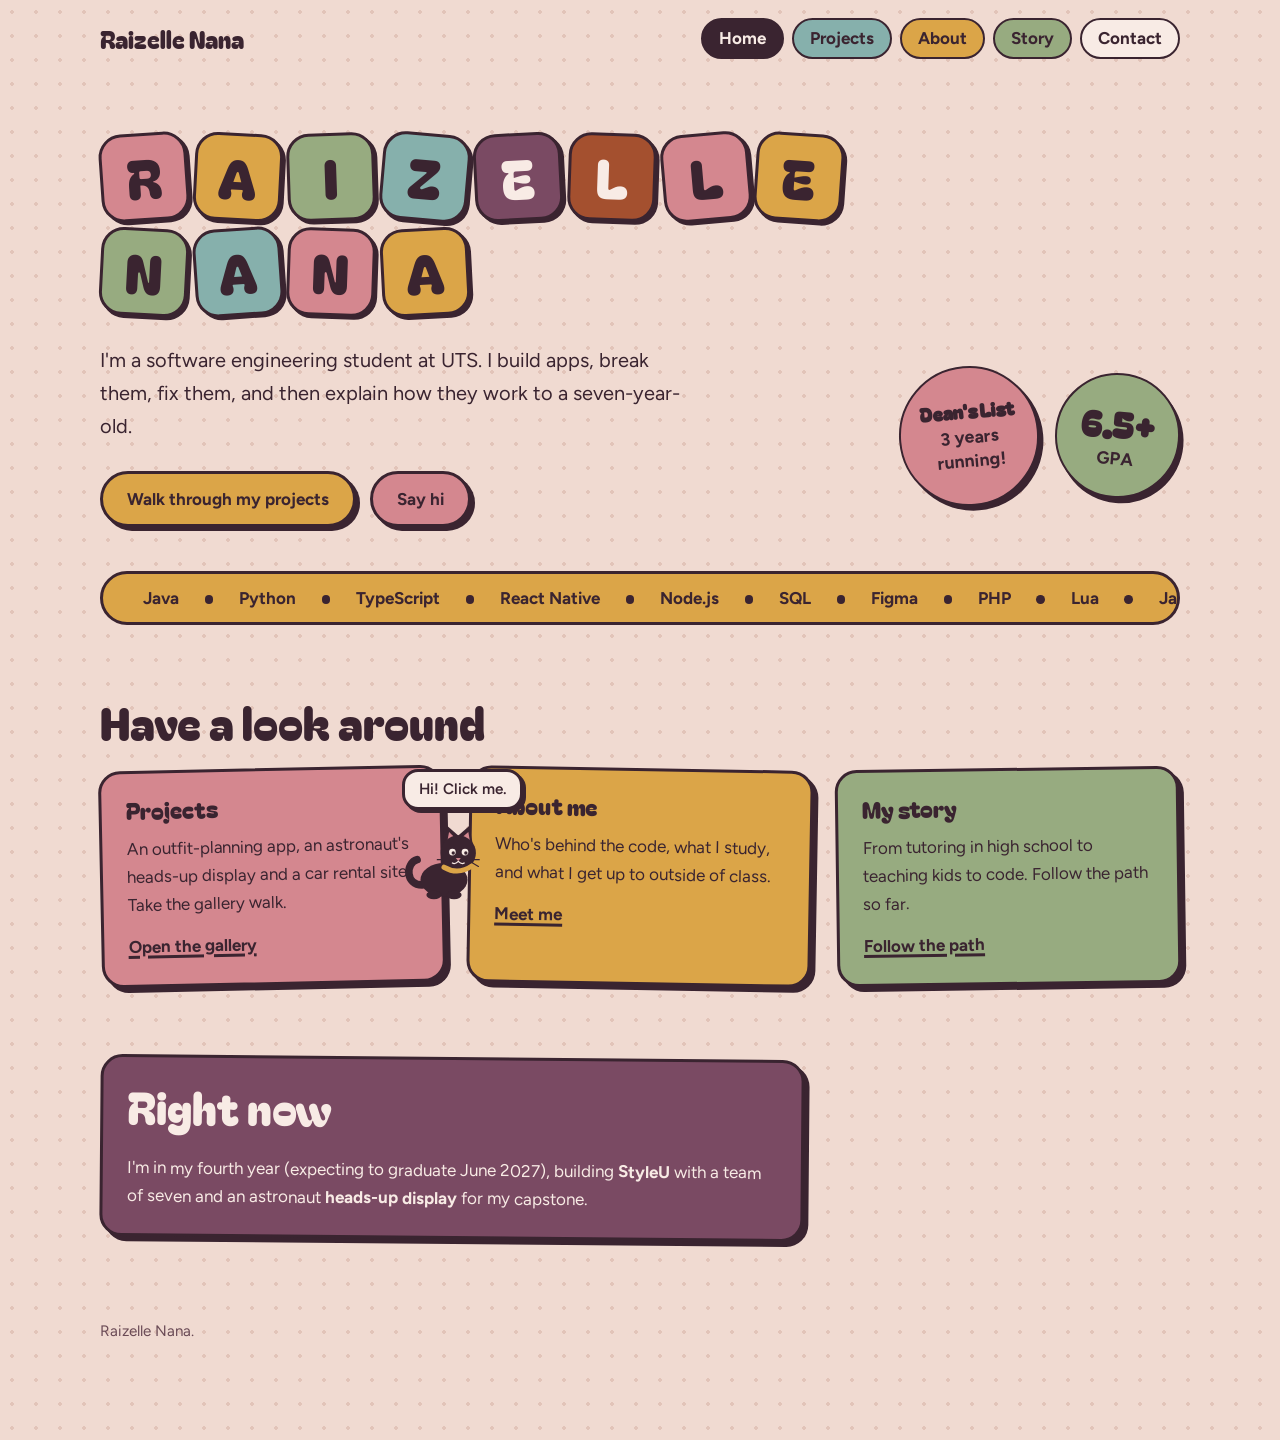
<file: index.html>
<!doctype html>
<html lang="en">
<head>
  <meta charset="utf-8">
  <meta name="viewport" content="width=device-width, initial-scale=1">
  <title>Raizelle Nana | Software engineering student</title>
  <meta name="description" content="Portfolio of Raizelle Nana, a fourth-year software engineering student at UTS in Sydney who builds apps and teaches kids to code.">
  <link rel="preconnect" href="https://fonts.googleapis.com">
  <link rel="preconnect" href="https://fonts.gstatic.com" crossorigin>
  <link href="https://fonts.googleapis.com/css2?family=Bagel+Fat+One&family=Figtree:wght@400;600;700&display=swap" rel="stylesheet">
  <link rel="stylesheet" href="styles/style.css">
</head>
<body data-page="home">
  <header class="site-header">
    <div class="wrap">
      <a class="brand" href="index.html">Raizelle Nana</a>
      <nav class="site-nav" aria-label="Main">
        <ul>
          <li><a href="index.html" aria-current="page">Home</a></li>
          <li><a href="projects.html">Projects</a></li>
          <li><a href="about.html">About</a></li>
          <li><a href="story.html">Story</a></li>
          <li><a href="contact.html">Contact</a></li>
        </ul>
      </nav>
    </div>
  </header>

  <main>
    <div class="wrap">
      <section class="hero">
        <h1 class="name-tiles">
          <span class="visually-hidden">Raizelle Nana</span>
          <span class="tile-row" aria-hidden="true">
            <span class="tile" style="--c: var(--rose); --r: -4deg; --i: 0">R</span>
            <span class="tile" style="--c: var(--ochre); --r: 3deg; --i: 1">A</span>
            <span class="tile" style="--c: var(--sage); --r: -2deg; --i: 2">I</span>
            <span class="tile" style="--c: var(--teal); --r: 5deg; --i: 3">Z</span>
            <span class="tile" style="--c: var(--plum); --tc: var(--blush); --r: -3deg; --i: 4">E</span>
            <span class="tile" style="--c: var(--rust); --tc: var(--blush); --r: 2deg; --i: 5">L</span>
            <span class="tile" style="--c: var(--rose); --r: -5deg; --i: 6">L</span>
            <span class="tile" style="--c: var(--ochre); --r: 4deg; --i: 7">E</span>
          </span>
          <span class="tile-row" aria-hidden="true">
            <span class="tile" style="--c: var(--sage); --r: 3deg; --i: 8">N</span>
            <span class="tile" style="--c: var(--teal); --r: -4deg; --i: 9">A</span>
            <span class="tile" style="--c: var(--rose); --r: 2deg; --i: 10">N</span>
            <span class="tile" style="--c: var(--ochre); --r: -3deg; --i: 11">A</span>
          </span>
        </h1>

        <div class="hero-intro">
          <div class="hero-copy">
            <p class="lede">I'm a software engineering student at UTS. I build apps, break them, fix them, and then explain how they work to a seven-year-old.</p>

            <div class="button-row">
              <a class="button" href="projects.html">Walk through my projects</a>
              <a class="button alt" href="contact.html">Say hi</a>
            </div>
          </div>

          <div class="achievement-circles" aria-label="Academic achievements">
            <div class="achievement-circle dean">
              <span class="achievement-title">Dean's List</span>
              <span>3 years</span>
              <span>running!</span>
            </div>

            <div class="achievement-circle gpa">
              <span class="gpa-number">6.5+</span>
              <span>GPA</span>
            </div>
          </div>
        </div>

        <div class="marquee" aria-label="Languages and tools I use">
          <div class="marquee-track">
            <ul class="marquee-group">
              <li>Java</li><li>Python</li><li>TypeScript</li><li>React Native</li><li>Node.js</li><li>SQL</li><li>Figma</li><li>PHP</li><li>Lua</li><li>JavaScript</li><li>C++</li><li>C#</li><li>Supabase</li><li>Git</li>
            </ul>
            <ul class="marquee-group" aria-hidden="true">
              <li>Java</li><li>Python</li><li>TypeScript</li><li>React Native</li><li>Node.js</li><li>SQL</li><li>Figma</li><li>PHP</li><li>Lua</li><li>JavaScript</li><li>C++</li><li>C#</li><li>Supabase</li><li>Git</li>
            </ul>
          </div>
        </div>
      </section>

      <section class="section" aria-labelledby="explore-heading">
        <h2 id="explore-heading">Have a look around</h2>
        <div class="doors">
          <a class="door" href="projects.html" style="--c: var(--rose); --tilt: -1.2deg">
            <h3>Projects</h3>
            <p>An outfit-planning app, an astronaut's heads-up display and a car rental site. Take the gallery walk.</p>
            <span class="go">Open the gallery</span>
          </a>
          <a class="door" href="about.html" style="--c: var(--ochre); --tilt: 1deg">
            <h3>About me</h3>
            <p>Who's behind the code, what I study, and what I get up to outside of class.</p>
            <span class="go">Meet me</span>
          </a>
          <a class="door" href="story.html" style="--c: var(--sage); --tilt: -0.8deg">
            <h3>My story</h3>
            <p>From tutoring in high school to teaching kids to code. Follow the path so far.</p>
            <span class="go">Follow the path</span>
          </a>
        </div>
      </section>

      <section class="section" aria-labelledby="now-heading">
        <div class="sticker" style="--c: var(--plum); --tc: var(--blush); max-width: 44rem; transform: rotate(0.5deg)">
          <h2 id="now-heading">Right now</h2>
          <p>I'm in my fourth year (expecting to graduate June 2027), building <strong>StyleU</strong> with a team of seven and an astronaut <strong>heads-up display</strong> for my capstone.</p>
        </div>
      </section>
    </div>
  </main>

  <footer class="site-footer">
    <div class="wrap">
      <p>Raizelle Nana.</p>
    </div>
  </footer>

  <script src="js/script.js"></script>
</body>
</html>
</file>
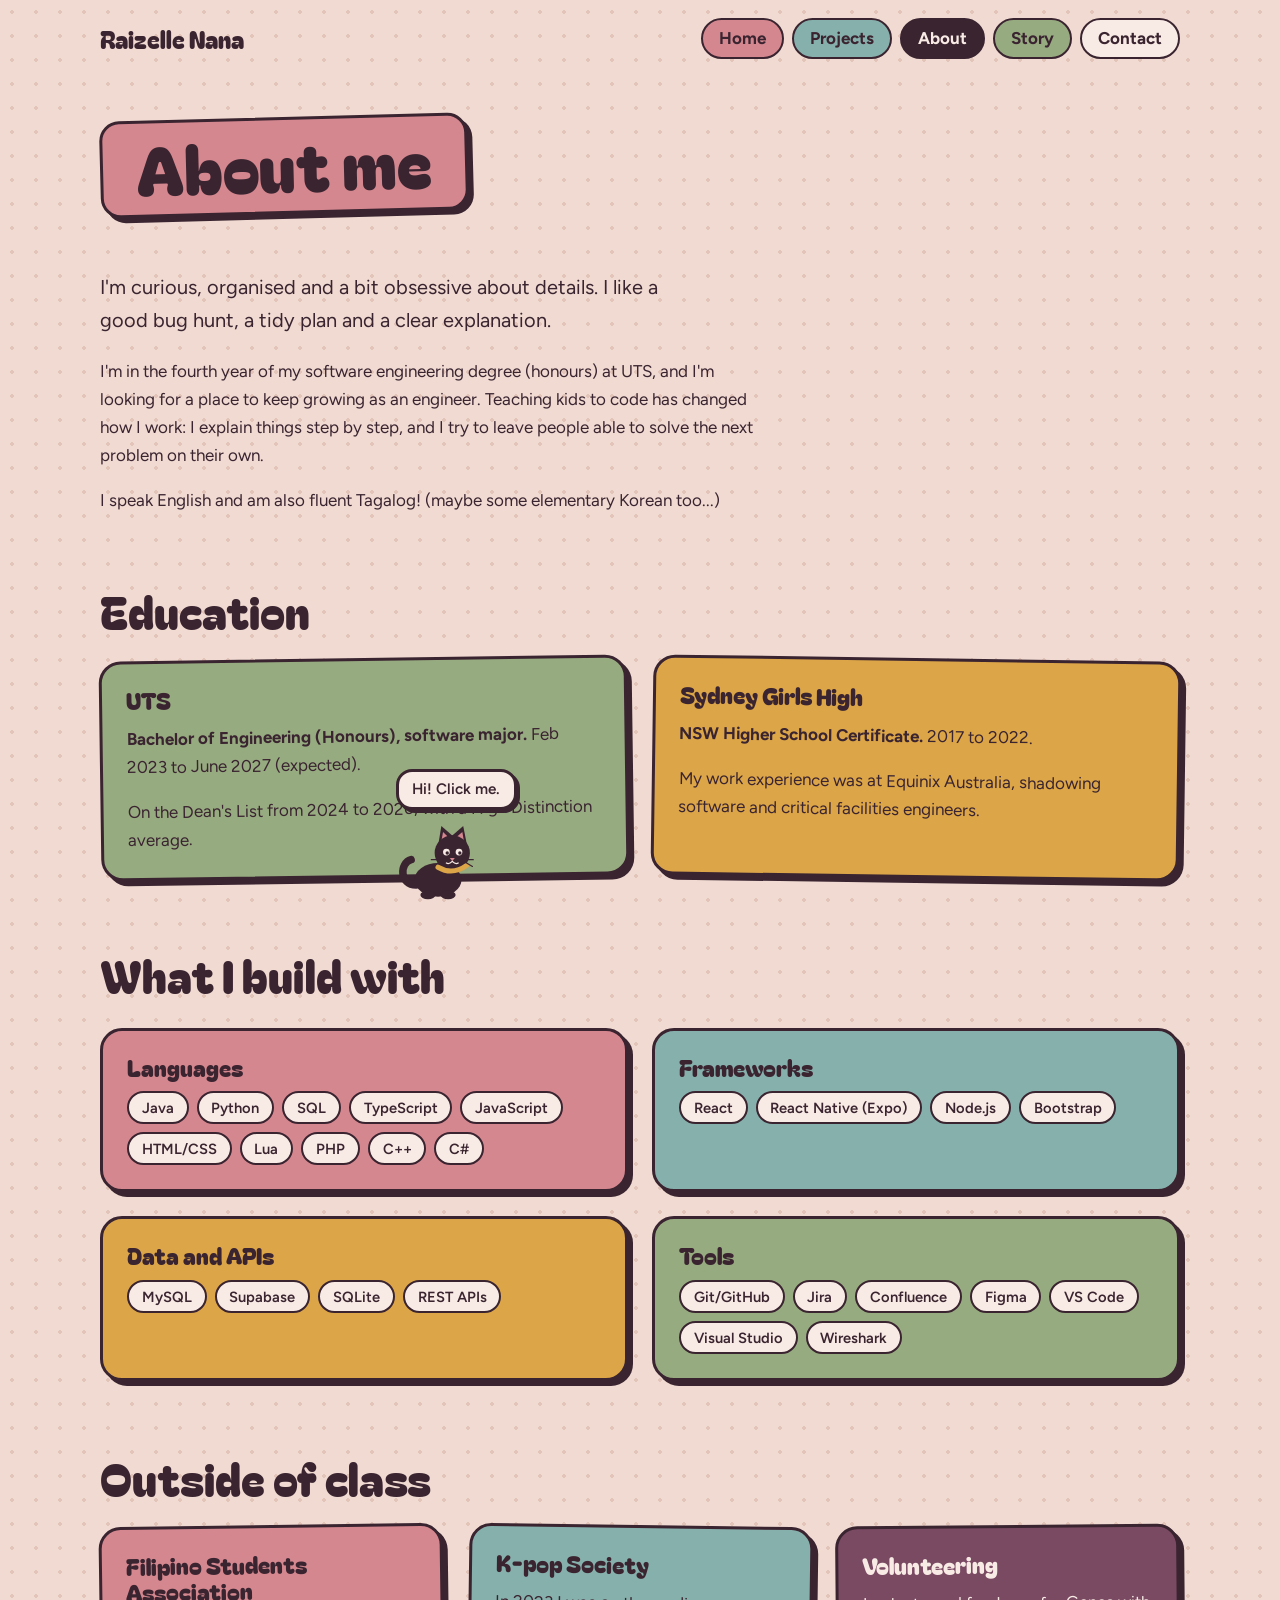
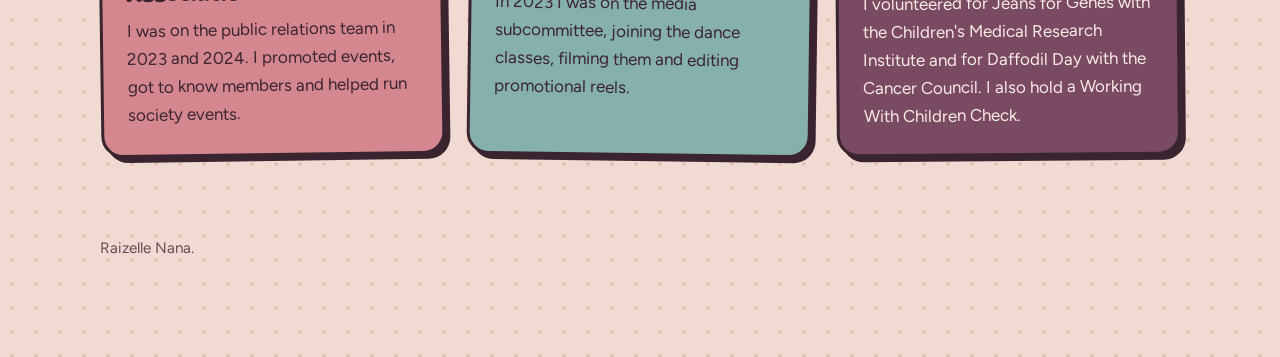
<file: about.html>
<!doctype html>
<html lang="en">
<head>
  <meta charset="utf-8">
  <meta name="viewport" content="width=device-width, initial-scale=1">
  <title>About | Raizelle Nana</title>
  <meta name="description" content="About Raizelle Nana: what she studies, what she builds with, and what she does outside of class.">
  <link rel="preconnect" href="https://fonts.googleapis.com">
  <link rel="preconnect" href="https://fonts.gstatic.com" crossorigin>
  <link href="https://fonts.googleapis.com/css2?family=Bagel+Fat+One&family=Figtree:wght@400;600;700&display=swap" rel="stylesheet">
  <link rel="stylesheet" href="styles/style.css">
</head>
<body data-page="about">
  <header class="site-header">
    <div class="wrap">
      <a class="brand" href="index.html">Raizelle Nana</a>
      <nav class="site-nav" aria-label="Main">
        <ul>
          <li><a href="index.html">Home</a></li>
          <li><a href="projects.html">Projects</a></li>
          <li><a href="about.html" aria-current="page">About</a></li>
          <li><a href="story.html">Story</a></li>
          <li><a href="contact.html">Contact</a></li>
        </ul>
      </nav>
    </div>
  </header>

  <main>
    <div class="wrap">
      <section aria-labelledby="about-heading">
        <h1 class="page-title" id="about-heading">About me</h1>
        <div class="about-intro">
          <p class="lede">I'm curious, organised and a bit obsessive about details. I like a good bug hunt, a tidy plan and a clear explanation.</p>
          <p>I'm in the fourth year of my software engineering degree (honours) at UTS, and I'm looking for a place to keep growing as an engineer. Teaching kids to code has changed how I work: I explain things step by step, and I try to leave people able to solve the next problem on their own.</p>
          <p>I speak English and am also fluent Tagalog! (maybe some elementary Korean too...)</p>
        </div>
      </section>

      <section class="section" aria-labelledby="school-heading">
        <h2 id="school-heading">Education</h2>
        <div class="cards">
          <div class="sticker" style="--c: var(--sage); --tilt: -0.8deg">
            <h3>UTS</h3>
            <p><strong>Bachelor of Engineering (Honours), software major.</strong> Feb 2023 to June 2027 (expected).</p>
            <p>On the Dean's List from 2024 to 2026, with a High Distinction average.</p>
          </div>
          <div class="sticker" style="--c: var(--ochre); --tilt: 0.8deg">
            <h3>Sydney Girls High</h3>
            <p><strong>NSW Higher School Certificate.</strong> 2017 to 2022.</p>
            <p>My work experience was at Equinix Australia, shadowing software and critical facilities engineers.</p>
          </div>
        </div>
      </section>

      <section class="section" aria-labelledby="toolkit-heading">
        <h2 id="toolkit-heading">What I build with</h2>
        <div class="kits">
          <div class="sticker kit" style="--c: var(--rose)">
            <h3>Languages</h3>
            <ul class="chip-list">
              <li class="chip">Java</li><li class="chip">Python</li><li class="chip">SQL</li><li class="chip">TypeScript</li><li class="chip">JavaScript</li><li class="chip">HTML/CSS</li><li class="chip">Lua</li><li class="chip">PHP</li><li class="chip">C++</li><li class="chip">C#</li>
            </ul>
          </div>
          <div class="sticker kit" style="--c: var(--teal)">
            <h3>Frameworks</h3>
            <ul class="chip-list">
              <li class="chip">React</li><li class="chip">React Native (Expo)</li><li class="chip">Node.js</li><li class="chip">Bootstrap</li>
            </ul>
          </div>
          <div class="sticker kit" style="--c: var(--ochre)">
            <h3>Data and APIs</h3>
            <ul class="chip-list">
              <li class="chip">MySQL</li><li class="chip">Supabase</li><li class="chip">SQLite</li><li class="chip">REST APIs</li>
            </ul>
          </div>
          <div class="sticker kit" style="--c: var(--sage)">
            <h3>Tools</h3>
            <ul class="chip-list">
              <li class="chip">Git/GitHub</li><li class="chip">Jira</li><li class="chip">Confluence</li><li class="chip">Figma</li><li class="chip">VS Code</li><li class="chip">Visual Studio</li><li class="chip">Wireshark</li>
            </ul>
          </div>
        </div>
      </section>

      <section class="section" aria-labelledby="outside-heading">
        <h2 id="outside-heading">Outside of class</h2>
        <div class="cards">
          <div class="sticker" style="--c: var(--rose); --tilt: -0.8deg">
            <h3>Filipino Students Association</h3>
            <p>I was on the public relations team in 2023 and 2024. I promoted events, got to know members and helped run society events.</p>
          </div>
          <div class="sticker" style="--c: var(--teal); --tilt: 0.8deg">
            <h3>K-pop Society</h3>
            <p>In 2023 I was on the media subcommittee, joining the dance classes, filming them and editing promotional reels.</p>
          </div>
          <div class="sticker" style="--c: var(--plum); --tc: var(--blush); --tilt: -0.5deg">
            <h3>Volunteering</h3>
            <p>I volunteered for Jeans for Genes with the Children's Medical Research Institute and for Daffodil Day with the Cancer Council. I also hold a Working With Children Check.</p>
          </div>
        </div>
      </section>
    </div>
  </main>

  <footer class="site-footer">
    <div class="wrap">
      <p>Raizelle Nana.</p>
    </div>
  </footer>

  <script src="js/script.js"></script>
</body>
</html>
</file>
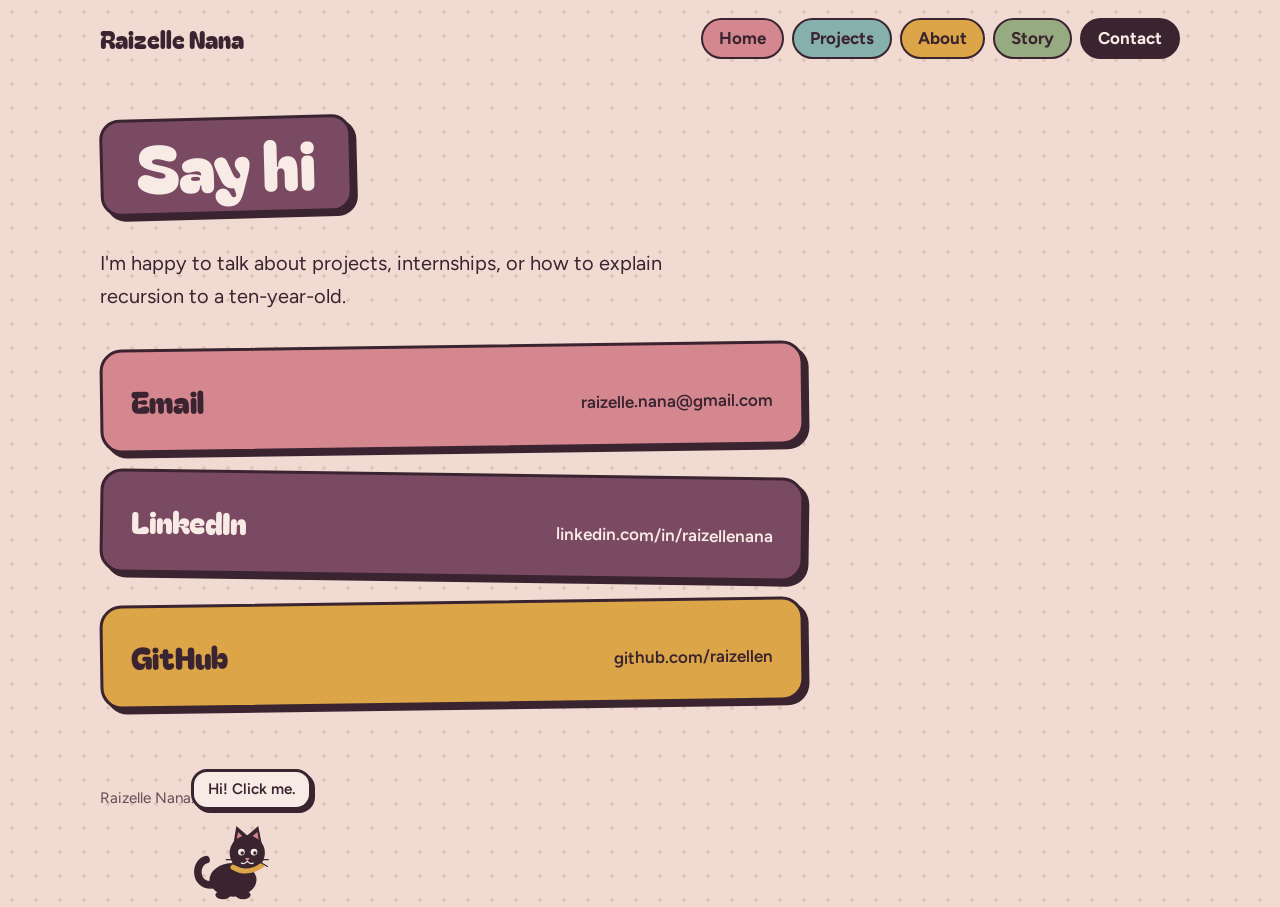
<file: contact.html>
<!doctype html>
<html lang="en">
<head>
  <meta charset="utf-8">
  <meta name="viewport" content="width=device-width, initial-scale=1">
  <title>Contact | Raizelle Nana</title>
  <meta name="description" content="Contact Raizelle Nana by email, LinkedIn or GitHub.">
  <link rel="preconnect" href="https://fonts.googleapis.com">
  <link rel="preconnect" href="https://fonts.gstatic.com" crossorigin>
  <link href="https://fonts.googleapis.com/css2?family=Bagel+Fat+One&family=Figtree:wght@400;600;700&display=swap" rel="stylesheet">
  <link rel="stylesheet" href="styles/style.css">
</head>
<body data-page="contact">
  <header class="site-header">
    <div class="wrap">
      <a class="brand" href="index.html">Raizelle Nana</a>
      <nav class="site-nav" aria-label="Main">
        <ul>
          <li><a href="index.html">Home</a></li>
          <li><a href="projects.html">Projects</a></li>
          <li><a href="about.html">About</a></li>
          <li><a href="story.html">Story</a></li>
          <li><a href="contact.html" aria-current="page">Contact</a></li>
        </ul>
      </nav>
    </div>
  </header>

  <main>
    <div class="wrap">
      <section aria-labelledby="contact-heading">
        <h1 class="page-title" id="contact-heading">Say hi</h1>
        <p class="lede">I'm happy to talk about projects, internships, or how to explain recursion to a ten-year-old.</p>

        <ul class="contact-list">
          <li><a href="mailto:raizelle.nana@gmail.com" style="--c: var(--rose)"><span class="label">Email</span><span class="value">raizelle.nana@gmail.com</span></a></li>
          <li><a href="https://www.linkedin.com/in/raizellenana/" target="_blank" rel="noopener" style="--c: var(--plum); --tc: var(--blush)"><span class="label">LinkedIn</span><span class="value">linkedin.com/in/raizellenana</span></a></li>
          <li><a href="https://github.com/raizellen" target="_blank" rel="noopener" style="--c: var(--ochre)"><span class="label">GitHub</span><span class="value">github.com/raizellen</span></a></li>
        </ul>
      </section>
    </div>
  </main>

  <footer class="site-footer">
    <div class="wrap">
      <p>Raizelle Nana.</p>
    </div>
  </footer>

  <script src="js/script.js"></script>
</body>
</html>
</file>
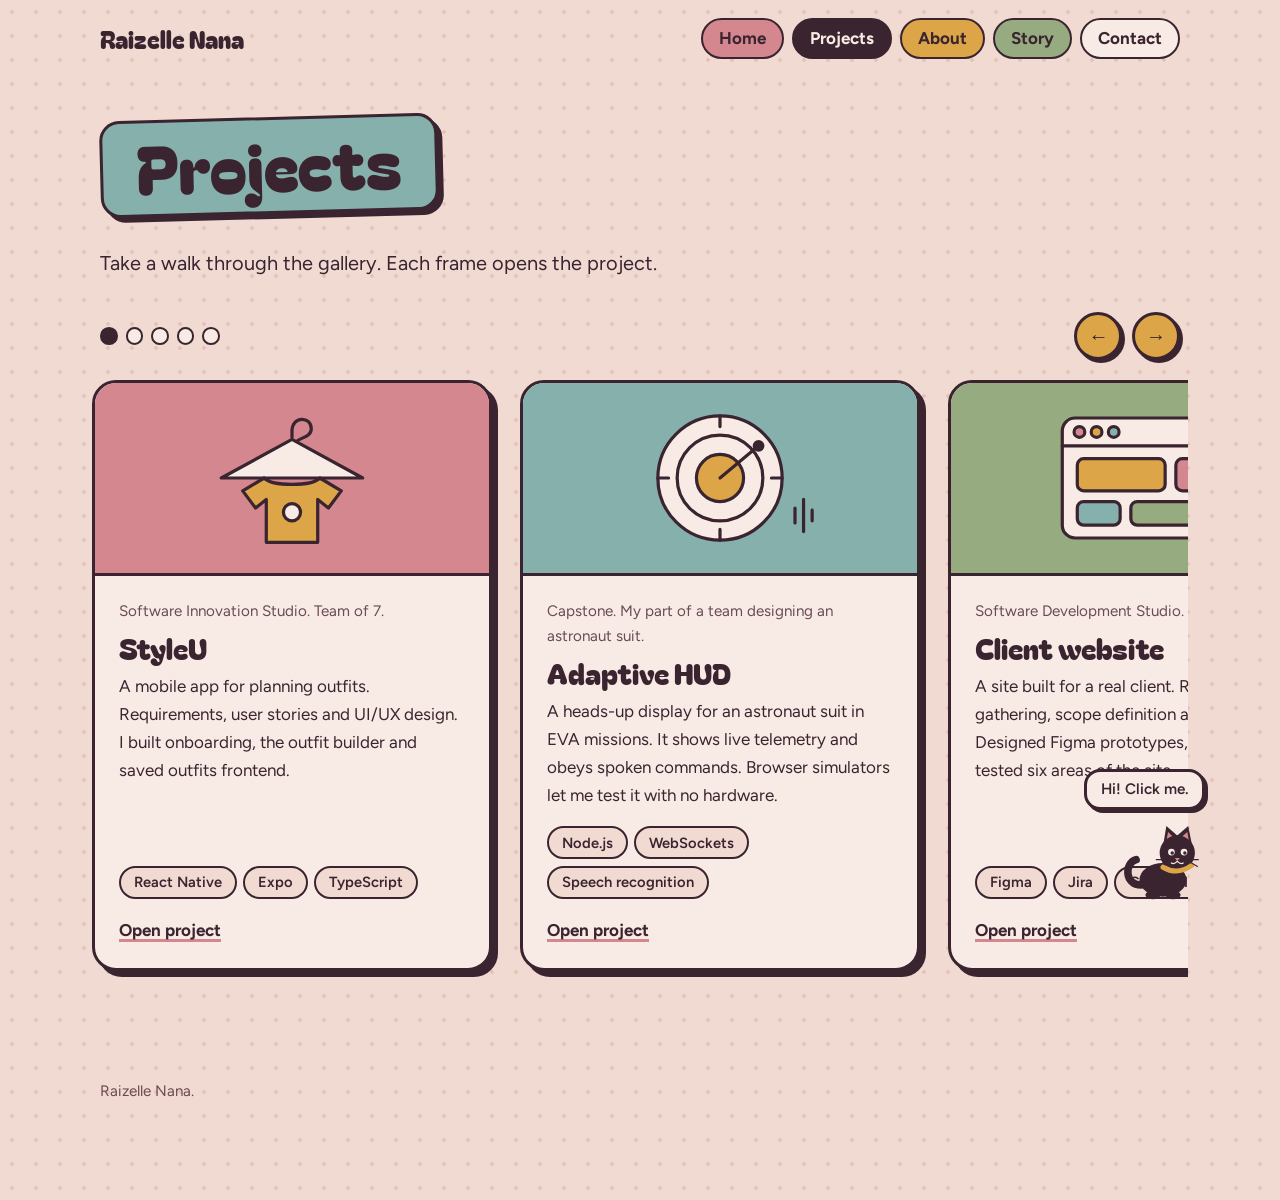
<file: projects.html>
<!doctype html>
<html lang="en">
<head>
  <meta charset="utf-8">
  <meta name="viewport" content="width=device-width, initial-scale=1">
  <title>Projects | Raizelle Nana</title>
  <meta name="description" content="Projects by Raizelle Nana: StyleU, Adaptive HUD, a client website, and two PHP web apps.">
  <link rel="preconnect" href="https://fonts.googleapis.com">
  <link rel="preconnect" href="https://fonts.gstatic.com" crossorigin>
  <link href="https://fonts.googleapis.com/css2?family=Bagel+Fat+One&family=Figtree:wght@400;600;700&display=swap" rel="stylesheet">
  <link rel="stylesheet" href="styles/style.css">
</head>
<body data-page="projects">
  <header class="site-header">
    <div class="wrap">
      <a class="brand" href="index.html">Raizelle Nana</a>
      <nav class="site-nav" aria-label="Main">
        <ul>
          <li><a href="index.html">Home</a></li>
          <li><a href="projects.html" aria-current="page">Projects</a></li>
          <li><a href="about.html">About</a></li>
          <li><a href="story.html">Story</a></li>
          <li><a href="contact.html">Contact</a></li>
        </ul>
      </nav>
    </div>
  </header>

  <main>
    <div class="wrap">
      <section aria-labelledby="projects-heading">
        <h1 class="page-title" id="projects-heading">Projects</h1>
        <p class="lede">Take a walk through the gallery. Each frame opens the project.</p>

        <div class="gallery-controls">
          <div class="gallery-dots" data-gallery-dots></div>
          <div class="gallery-buttons">
            <button type="button" data-gallery-prev aria-label="Previous project">&larr;</button>
            <button type="button" data-gallery-next aria-label="Next project">&rarr;</button>
          </div>
        </div>

        <div class="gallery" data-gallery tabindex="0" role="region" aria-label="Project gallery">

          <a class="project-card" href="https://github.com/steph1er/2026SIS_Group22.git" target="_blank">
            <div class="art" style="--c: var(--rose)">
              <svg viewBox="0 0 200 140" aria-hidden="true">
                <path d="M100 32 V26 C100 12 118 12 118 24 C118 32 108 32 104 36"/>
                <path class="fb" d="M100 34 L34 70 H166 Z"/>
                <path class="fo" d="M74 70 L54 82 L66 98 L76 90 V130 H124 V90 L134 98 L146 82 L126 70 C118 78 82 78 74 70 Z"/>
                <circle class="fb" cx="100" cy="102" r="8"/>
              </svg>
            </div>
            <div class="body">
              <p class="meta">Software Innovation Studio. Team of 7.</p>
              <h3>StyleU</h3>
              <p>A mobile app for planning outfits. Requirements, user stories and UI/UX design. I built onboarding, the outfit builder and saved outfits frontend.</p>
              <ul class="tags"><li>React Native</li><li>Expo</li><li>TypeScript</li></ul>
              <span class="go">Open project</span>
            </div>
          </a>

          <a class="project-card" href="https://github.com/raizellen/AdaptiveHUD.git" target="_blank">
            <div class="art" style="--c: var(--teal)">
              <svg viewBox="0 0 200 140" aria-hidden="true">
                <circle class="fb" cx="100" cy="70" r="58"/>
                <circle cx="100" cy="70" r="40"/>
                <circle class="fo" cx="100" cy="70" r="22"/>
                <path d="M100 70 L136 40"/>
                <circle class="fi" cx="136" cy="40" r="4"/>
                <path d="M100 12 V22 M100 118 V128 M42 70 H52 M148 70 H158"/>
                <path d="M170 98 V112 M178 90 V120 M186 100 V110"/>
              </svg>
            </div>
            <div class="body">
              <p class="meta">Capstone. My part of a team designing an astronaut suit.</p>
              <h3>Adaptive HUD</h3>
              <p>A heads-up display for an astronaut suit in EVA missions. It shows live telemetry and obeys spoken commands. Browser simulators let me test it with no hardware.</p>
              <ul class="tags"><li>Node.js</li><li>WebSockets</li><li>Speech recognition</li></ul>
              <span class="go">Open project</span>
            </div>
          </a>

          <a class="project-card" href="https://github.com/alazarevic2/SDS-ULTIMATE_STEM-.git" target="_blank">
            <div class="art" style="--c: var(--sage)">
              <svg viewBox="0 0 200 140" aria-hidden="true">
                <rect class="fb" x="20" y="14" width="160" height="112" rx="12"/>
                <path d="M20 40 H180"/>
                <circle class="fr" cx="36" cy="27" r="5"/>
                <circle class="fo" cx="52" cy="27" r="5"/>
                <circle class="ft" cx="68" cy="27" r="5"/>
                <rect class="fo" x="34" y="52" width="82" height="30" rx="6"/>
                <rect class="fr" x="126" y="52" width="40" height="30" rx="6"/>
                <rect class="ft" x="34" y="92" width="40" height="22" rx="6"/>
                <rect class="fs" x="84" y="92" width="82" height="22" rx="6"/>
              </svg>
            </div>
            <div class="body">
              <p class="meta">Software Development Studio. Team of 7.</p>
              <h3>Client website</h3>
              <p>A site built for a real client. Requirements gathering, scope definition and user stories. Designed Figma prototypes, styling, and tested six areas of the site.</p>
              <ul class="tags"><li>Figma</li><li>Jira</li><li>Git/GitHub</li></ul>
              <span class="go">Open project</span>
            </div>
          </a>

          <a class="project-card" href="https://github.com/raizellen/quarental.git" target="_blank">
            <div class="art" style="--c: var(--ochre)">
              <svg viewBox="0 0 200 140" aria-hidden="true">
                <path class="fr" d="M24 96 H176 V82 C176 74 166 70 156 68 L136 52 C132 48 126 46 120 46 H82 C76 46 70 48 66 52 L46 68 C34 70 24 74 24 82 Z"/>
                <path class="fb" d="M54 68 L72 54 C75 52 78 52 82 52 H96 V68 Z M104 68 V52 H120 C124 52 126 53 129 55 L144 68 Z"/>
                <circle class="fi" cx="62" cy="98" r="14"/>
                <circle class="fb" cx="62" cy="98" r="5"/>
                <circle class="fi" cx="140" cy="98" r="14"/>
                <circle class="fb" cx="140" cy="98" r="5"/>
                <path d="M10 114 H190"/>
              </svg>
            </div>
            <div class="body">
              <p class="meta">Programming on the Internet. High Distinction.</p>
              <h3>Quarental</h3>
              <p>A car rental site. Search with live suggestions, filter by type and brand, and reserve a car. Bookings are saved and the car's availability updates.</p>
              <ul class="tags"><li>PHP</li><li>JavaScript</li><li>HTML/CSS</li></ul>
              <span class="go">Open project</span>
            </div>
          </a>

          <a class="project-card" href="https://github.com/raizellen/poti-mart.git" target="_blank">
            <div class="art" style="--c: var(--plum)">
              <svg viewBox="0 0 200 140" aria-hidden="true">
                <circle class="fr" cx="90" cy="50" r="13"/>
                <circle class="fs" cx="122" cy="44" r="13"/>
                <circle class="fo" cx="106" cy="36" r="10"/>
                <path d="M26 34 H46 L66 98 H150"/>
                <path class="fb" d="M54 56 H168 L152 98 H66 Z"/>
                <path d="M92 56 L96 98 M118 56 L116 98 M142 56 L136 98"/>
                <circle class="fi" cx="80" cy="116" r="9"/>
                <circle class="fi" cx="138" cy="116" r="9"/>
              </svg>
            </div>
            <div class="body">
              <p class="meta">Programming on the Internet. High Distinction.</p>
              <h3>POTI Mart</h3>
              <p>A database-driven grocery store with product listings, product pages and a shopping cart, all backed by a MySQL product database.</p>
              <ul class="tags"><li>PHP</li><li>MySQL</li><li>JavaScript</li></ul>
              <span class="go">Open project</span>
            </div>
          </a>

        </div>
      </section>
    </div>
  </main>

  <footer class="site-footer">
    <div class="wrap">
      <p>Raizelle Nana.</p>
    </div>
  </footer>

  <script src="js/script.js"></script>
</body>
</html>
</file>
<file: styles/style.css>
/* Raizelle Nana portfolio: sticker-style, muted earthy colour on pink beige */

:root {
  --bg: #f0dad1;       /* pink beige */
  --blush: #f8ebe5;    /* light panel */
  --ink: #3a2430;      /* deep plum brown */
  --soft: #6a4a55;     /* secondary text */
  --rose: #d4878f;
  --ochre: #dba548;
  --sage: #97ab80;
  --teal: #86b0ac;
  --plum: #7a4a63;
  --rust: #a4502f;
  --display: "Bagel Fat One", "Arial Rounded MT Bold", system-ui, sans-serif;
  --sans: "Figtree", system-ui, -apple-system, "Segoe UI", sans-serif;
  --pop: 5px 5px 0 var(--ink);
  --page: var(--rose);
  --page-ink: var(--ink);
}

body[data-page="projects"] { --page: var(--teal); }
body[data-page="about"]    { --page: var(--rose); }
body[data-page="story"]    { --page: var(--ochre); }
body[data-page="contact"]  { --page: var(--plum); --page-ink: var(--blush); }

*,
*::before,
*::after { box-sizing: border-box; }

html { scroll-behavior: smooth; }

body {
  margin: 0;
  padding-bottom: 6rem;
  background-color: var(--bg);
  background-image: radial-gradient(#e2c4b9 1.6px, transparent 1.7px);
  background-size: 24px 24px;
  color: var(--ink);
  font-family: var(--sans);
  font-size: 1.0625rem;
  line-height: 1.65;
  -webkit-font-smoothing: antialiased;
}

h1, h2, h3 {
  font-family: var(--display);
  font-weight: 400;
  line-height: 1.1;
  margin: 0 0 0.5em;
}

h1 { font-size: clamp(2.4rem, 7vw, 4.2rem); }
h2 { font-size: clamp(1.8rem, 4.5vw, 2.8rem); }
h3 { font-size: 1.45rem; }

p { margin: 0 0 1em; max-width: 60ch; }

a {
  color: var(--ink);
  text-decoration-color: var(--rose);
  text-decoration-thickness: 3px;
  text-underline-offset: 3px;
}
a:hover { color: var(--plum); }

:focus-visible {
  outline: 3px solid var(--plum);
  outline-offset: 3px;
  border-radius: 6px;
}

.visually-hidden {
  position: absolute;
  width: 1px;
  height: 1px;
  overflow: hidden;
  clip: rect(0 0 0 0);
  white-space: nowrap;
}

.wrap {
  width: min(1080px, 100% - 3rem);
  margin-inline: auto;
}

/* Header and nav */

.site-header { padding: 1.1rem 0; }

.site-header .wrap {
  display: flex;
  flex-wrap: wrap;
  align-items: center;
  justify-content: space-between;
  gap: 0.75rem 1.5rem;
}

.brand {
  font-family: var(--display);
  font-size: 1.5rem;
  text-decoration: none;
}
.brand:hover { color: var(--plum); }

.site-nav ul {
  display: flex;
  flex-wrap: wrap;
  gap: 0.5rem;
  list-style: none;
  margin: 0;
  padding: 0;
}

.site-nav a {
  display: block;
  padding: 0.3rem 1rem;
  border: 2px solid var(--ink);
  border-radius: 999px;
  background: var(--blush);
  color: var(--ink);
  font-weight: 700;
  text-decoration: none;
  transition: transform 0.15s;
}
.site-nav li:nth-child(1) a { background: var(--rose); }
.site-nav li:nth-child(2) a { background: var(--teal); }
.site-nav li:nth-child(3) a { background: var(--ochre); }
.site-nav li:nth-child(4) a { background: var(--sage); }
.site-nav li:nth-child(5) a { background: var(--blush); }
.site-nav a:hover { transform: rotate(-3deg) translateY(-2px); color: var(--ink); }
.site-nav a[aria-current="page"],
.site-nav li a[aria-current="page"] { background: var(--ink); color: var(--blush); }

/* Layout */

main { padding: 2.5rem 0 4rem; }
main .wrap > section + section { margin-top: 4.5rem; }

.page-title {
  display: inline-block;
  margin: 0 0 0.5em;
  padding: 0.1em 0.5em 0.15em;
  background: var(--page);
  color: var(--page-ink);
  border: 3px solid var(--ink);
  border-radius: 20px;
  box-shadow: var(--pop);
  transform: rotate(-1.5deg);
}

.lede {
  font-size: 1.25rem;
  max-width: 46ch;
}

/* Shared sticker look */

.sticker {
  background: var(--c, var(--blush));
  color: var(--tc, var(--ink));
  border: 3px solid var(--ink);
  border-radius: 22px;
  box-shadow: var(--pop);
  padding: 1.5rem;
}
.sticker p:last-child { margin-bottom: 0; }

.cards {
  display: grid;
  grid-template-columns: repeat(auto-fit, minmax(270px, 1fr));
  gap: 1.5rem;
}
.cards .sticker { transform: rotate(var(--tilt, 0deg)); }

.button-row {
  display: flex;
  flex-wrap: wrap;
  gap: 0.9rem;
  margin-top: 1.75rem;
}

.button {
  display: inline-block;
  padding: 0.7rem 1.5rem;
  border: 3px solid var(--ink);
  border-radius: 999px;
  background: var(--ochre);
  color: var(--ink);
  font-weight: 700;
  text-decoration: none;
  box-shadow: 4px 4px 0 var(--ink);
  transition: transform 0.15s, box-shadow 0.15s;
}
.button:hover {
  color: var(--ink);
  transform: translate(-2px, -2px) rotate(-1deg);
  box-shadow: 6px 6px 0 var(--ink);
}
.button.alt { background: var(--rose); }

/* Landing: name tiles */

.hero { padding: 1rem 0 0; }

.name-tiles {
  display: flex;
  flex-direction: column;
  gap: 0.45rem;
  margin: 0 0 1.75rem;
}

.hero-intro {
  display: flex;
  align-items: center;
  justify-content: space-between;
  gap: 2rem;
}

.hero-copy {
  flex: 1;
  min-width: 0;
}

.achievement-circles {
  display: flex;
  align-items: center;
  gap: 1rem;
  flex-shrink: 0;
}

.achievement-circle {
  width: 140px;
  height: 140px;
  border-radius: 50%;
  display: flex;
  flex-direction: column;
  align-items: center;
  justify-content: center;
  text-align: center;
  line-height: 1.35;
  font-size: 1.1rem;
  font-weight: 700;
  border: 2px solid var(--ink);
  box-shadow: 4px 5px 0 var(--ink);
  transform: rotate(-5deg);
}

.achievement-circle.dean {
  background: var(--rose);
}

.achievement-circle.gpa {
  width: 125px;
  height: 125px;
  background: var(--sage);
  transform: rotate(5deg);
  font-weight: 700;
}

.achievement-title {
  font-family: "Bagel Fat One", cursive;
  font-size: 1.2rem;
}

.gpa-number {
  font-family: "Bagel Fat One", cursive;
  font-size: 2.2rem;
  font-weight: 700;
}

.achievement-circle.dean span:not(.achievement-title),
.achievement-circle.gpa span:not(.gpa-number) {
  font-weight: 700;
}

@media (max-width: 700px) {
  .hero-intro {
    flex-direction: column;
    align-items: flex-start;
  }

  .achievement-circles {
    align-self: center;
  }
}

.tile-row { display: flex; gap: 0.35rem; }

.tile {
  --s: clamp(2.1rem, 8.6vw, 5.5rem);
  width: var(--s);
  height: var(--s);
  display: grid;
  place-items: center;
  background: var(--c);
  color: var(--tc, var(--ink));
  font-family: var(--display);
  font-size: calc(var(--s) * 0.62);
  line-height: 1;
  border: 3px solid var(--ink);
  border-radius: calc(var(--s) * 0.26);
  box-shadow: 3px 3px 0 var(--ink);
  transform: rotate(var(--r, 0deg));
  cursor: pointer;
  user-select: none;
  transition: transform 0.15s;
  animation: drop 0.75s cubic-bezier(0.3, 1.4, 0.5, 1) backwards;
  animation-delay: calc(var(--i) * 70ms);
}
.tile:hover { transform: translateY(-8px) rotate(calc(var(--r, 0deg) * -1)); }
.tile.hop { animation: hop 0.6s ease; }

@keyframes drop {
  from { transform: translateY(-70vh) rotate(40deg); opacity: 0; }
  to   { transform: translateY(0) rotate(var(--r, 0deg)); opacity: 1; }
}

@keyframes hop {
  0%   { transform: translateY(0) rotate(var(--r, 0deg)) scale(1, 1); }
  20%  { transform: translateY(0) rotate(var(--r, 0deg)) scale(1.1, 0.88); }
  55%  { transform: translateY(-1.8rem) rotate(calc(var(--r, 0deg) + 12deg)) scale(0.95, 1.08); }
  100% { transform: translateY(0) rotate(var(--r, 0deg)) scale(1, 1); }
}

/* Skills marquee */

.marquee {
  margin-top: 2.75rem;
  overflow: hidden;
  background: var(--ochre);
  border: 3px solid var(--ink);
  border-radius: 999px;
  padding: 0.6rem 0;
}

.marquee-track {
  display: flex;
  width: max-content;
  animation: scroll 36s linear infinite;
}
.marquee:hover .marquee-track { animation-play-state: paused; }

.marquee-group {
  display: flex;
  gap: 1.6rem;
  padding-right: 1.6rem;
  margin: 0;
  list-style: none;
  font-weight: 700;
  white-space: nowrap;
}
.marquee-group li::after {
  content: "";
  display: inline-block;
  width: 0.55rem;
  height: 0.55rem;
  margin-left: 1.6rem;
  border-radius: 50%;
  background: var(--ink);
  vertical-align: middle;
}

@keyframes scroll { to { transform: translateX(-50%); } }

/* Landing: doors to other pages */

.doors {
  display: grid;
  grid-template-columns: repeat(auto-fit, minmax(250px, 1fr));
  gap: 1.5rem;
}

.door {
  display: block;
  background: var(--c);
  color: var(--ink);
  border: 3px solid var(--ink);
  border-radius: 22px;
  box-shadow: var(--pop);
  padding: 1.5rem;
  text-decoration: none;
  transform: rotate(var(--tilt, 0deg));
  transition: transform 0.2s, box-shadow 0.2s;
}
.door:hover {
  color: var(--ink);
  transform: rotate(0deg) translate(-2px, -5px);
  box-shadow: 8px 9px 0 var(--ink);
}
.door p { margin-bottom: 0.8em; }
.door .go {
  font-weight: 700;
  text-decoration: underline;
  text-decoration-thickness: 3px;
  text-underline-offset: 3px;
  text-decoration-color: var(--ink);
}

/* Projects gallery */

.gallery-controls {
  display: flex;
  align-items: center;
  justify-content: space-between;
  flex-wrap: wrap;
  gap: 1rem;
  margin: 2rem 0 0.75rem;
}

.gallery-dots { display: flex; gap: 0.5rem; }

.dot {
  width: 1.1rem;
  height: 1.1rem;
  padding: 0;
  border: 2px solid var(--ink);
  border-radius: 50%;
  background: var(--blush);
  cursor: pointer;
}
.dot[aria-current="true"] { background: var(--ink); }

.gallery-buttons { display: flex; gap: 0.6rem; }

.gallery-buttons button {
  width: 3rem;
  height: 3rem;
  border: 3px solid var(--ink);
  border-radius: 50%;
  background: var(--ochre);
  color: var(--ink);
  font-size: 1.25rem;
  font-weight: 700;
  cursor: pointer;
  box-shadow: 3px 3px 0 var(--ink);
  transition: transform 0.15s;
}
.gallery-buttons button:hover { transform: translate(-1px, -2px); }
.gallery-buttons button:disabled {
  opacity: 0.4;
  cursor: default;
  transform: none;
}

.gallery {
  display: flex;
  gap: 1.75rem;
  overflow-x: auto;
  scroll-snap-type: x mandatory;
  padding: 0.5rem 0.5rem 1.75rem;
  margin-inline: -0.5rem;
  scrollbar-color: var(--ink) transparent;
}

.project-card {
  flex: 0 0 min(400px, 84%);
  scroll-snap-align: start;
  display: flex;
  flex-direction: column;
  background: var(--blush);
  color: var(--ink);
  border: 3px solid var(--ink);
  border-radius: 24px;
  box-shadow: 6px 6px 0 var(--ink);
  overflow: hidden;
  text-decoration: none;
  transition: transform 0.2s, box-shadow 0.2s;
}
.project-card:hover {
  color: var(--ink);
  transform: translate(-2px, -5px);
  box-shadow: 9px 10px 0 var(--ink);
}

.project-card .art {
  background: var(--c);
  border-bottom: 3px solid var(--ink);
  padding: 1.25rem 1.5rem;
}
.project-card .art svg { display: block; width: 100%; height: 150px; }

.project-card .body {
  display: flex;
  flex-direction: column;
  flex: 1;
  padding: 1.4rem 1.5rem 1.5rem;
}
.project-card .meta { font-size: 0.95rem; color: var(--soft); margin: 0 0 0.5rem; }
.project-card h3 { font-size: 1.8rem; margin-bottom: 0.3em; }
.project-card p { max-width: none; }

.tags {
  display: flex;
  flex-wrap: wrap;
  gap: 0.4rem;
  margin: auto 0 0;
  padding: 0;
  list-style: none;
}

.chip,
.tags li {
  padding: 0.15rem 0.8rem;
  background: var(--bg);
  border: 2px solid var(--ink);
  border-radius: 999px;
  font-size: 0.92rem;
  font-weight: 600;
}

.project-card .go {
  margin-top: 1.1rem;
  font-weight: 700;
  text-decoration: underline;
  text-decoration-thickness: 3px;
  text-underline-offset: 3px;
  text-decoration-color: var(--rose);
}

/* SVG illustration palette */

.art svg {
  stroke: var(--ink);
  stroke-width: 3;
  stroke-linejoin: round;
  stroke-linecap: round;
  fill: none;
}
.art .fb { fill: var(--blush); }
.art .fr { fill: var(--rose); }
.art .fo { fill: var(--ochre); }
.art .fs { fill: var(--sage); }
.art .ft { fill: var(--teal); }
.art .fp { fill: var(--plum); }
.art .fi { fill: var(--ink); }

/* About */

.about-intro { margin-top: 1.5rem; }

.kits {
  display: grid;
  grid-template-columns: repeat(auto-fit, minmax(min(100%, 420px), 1fr));
  gap: 1.5rem;
  margin-top: 1.75rem;
}
.kit h3 { margin-bottom: 0.7rem; }
.chip-list {
  display: flex;
  flex-wrap: wrap;
  gap: 0.5rem;
  margin: 0;
  padding: 0;
  list-style: none;
}
.kit .chip { background: var(--blush); }

/* Story path */

.path {
  position: relative;
  margin-top: 2.5rem;
  padding-left: 2.5rem;
}
.path::before {
  content: "";
  position: absolute;
  top: 0;
  bottom: 0;
  left: calc(0.7rem - 2px);
  border-left: 4px dashed var(--ink);
}

.stop {
  position: relative;
  max-width: 42rem;
  margin: 0 0 2rem;
  transform: rotate(-0.6deg);
}
.stop:nth-child(even) { margin-left: 3rem; transform: rotate(0.6deg); }

.stop::before {
  content: "";
  position: absolute;
  top: 1.7rem;
  left: -2.5rem;
  width: 1.4rem;
  height: 1.4rem;
  background: var(--c);
  border: 3px solid var(--ink);
  border-radius: 50%;
}
.stop:nth-child(even)::before { left: calc(-2.5rem - 3rem); }

.stop h3 { margin-bottom: 0.15em; }
.stop .where { font-weight: 600; margin-bottom: 0.8em; }

.when {
  display: inline-block;
  margin: 0 0 0.8rem;
  padding: 0.1rem 0.8rem;
  background: var(--blush);
  border: 2px solid var(--ink);
  border-radius: 999px;
  font-size: 0.92rem;
  font-weight: 700;
}

/* Contact */

.contact-list {
  display: grid;
  gap: 1.5rem;
  margin: 2rem 0 0;
  padding: 0;
  list-style: none;
  max-width: 44rem;
}
.contact-list a {
  display: flex;
  flex-wrap: wrap;
  align-items: baseline;
  justify-content: space-between;
  gap: 0.25rem 1.5rem;
  padding: 1.5rem 1.75rem;
  background: var(--c);
  color: var(--tc, var(--ink));
  border: 3px solid var(--ink);
  border-radius: 22px;
  box-shadow: var(--pop);
  text-decoration: none;
  transition: transform 0.2s, box-shadow 0.2s;
}
.contact-list li:nth-child(odd) a { transform: rotate(-0.8deg); }
.contact-list li:nth-child(even) a { transform: rotate(0.8deg); }
.contact-list a:hover {
  color: var(--tc, var(--ink));
  transform: rotate(0deg) translate(-2px, -4px);
  box-shadow: 8px 9px 0 var(--ink);
}
.contact-list .label { font-family: var(--display); font-size: 1.9rem; }
.contact-list .value { font-weight: 600; overflow-wrap: anywhere; }

/* Footer */

.site-footer {
  padding: 1rem 0 0;
  color: var(--soft);
  font-size: 0.95rem;
}
.site-footer p { margin: 0; }

/* The cat */

.cat {
  position: fixed;
  left: 12px;
  bottom: 0;
  z-index: 40;
  width: 84px;
}

.cat-btn {
  display: block;
  width: 100%;
  padding: 0;
  border: 0;
  background: none;
  cursor: pointer;
}
.cat-btn svg { display: block; width: 100%; height: auto; overflow: visible; }
.cat.faces-left .cat-btn svg { transform: scaleX(-1); }

.cat .tail { transform-origin: 24px 82px; animation: wag 2.6s ease-in-out infinite; }
.cat .eyes { transform-origin: 67px 43px; animation: blink 6s infinite; }

@keyframes wag {
  0%, 100% { transform: rotate(-6deg); }
  50%      { transform: rotate(10deg); }
}
@keyframes blink {
  0%, 94%, 100% { transform: scaleY(1); }
  97%           { transform: scaleY(0.1); }
}

.bubble {
  position: absolute;
  bottom: 100%;
  left: 0;
  width: max-content;
  max-width: min(230px, 70vw);
  margin-bottom: 0.4rem;
  padding: 0.45rem 0.85rem;
  background: var(--blush);
  border: 3px solid var(--ink);
  border-radius: 16px;
  box-shadow: 3px 3px 0 var(--ink);
  font-size: 0.95rem;
  font-weight: 600;
  line-height: 1.35;
  opacity: 0;
  transform: translateY(6px) scale(0.96);
  transition: opacity 0.2s, transform 0.2s;
  pointer-events: none;
}
.bubble.show { opacity: 1; transform: none; }
.cat.bubble-right .bubble { left: auto; right: 0; }

/* Small screens */

@media (max-width: 640px) {
  main { padding: 1.5rem 0 3rem; }
  .cat { width: 68px; }
  .path { padding-left: 2rem; }
  .stop:nth-child(even) { margin-left: 0; }
  .stop::before,
  .stop:nth-child(even)::before { left: -2rem; }
  .contact-list .label { font-size: 1.6rem; }
}

@media (prefers-reduced-motion: reduce) {
  html { scroll-behavior: auto; }
  *, *::before, *::after {
    animation: none !important;
    transition: none !important;
  }
  .marquee { overflow-x: auto; }
  .marquee-track { width: auto; }
  .marquee-group[aria-hidden="true"] { display: none; }
}
</file>
